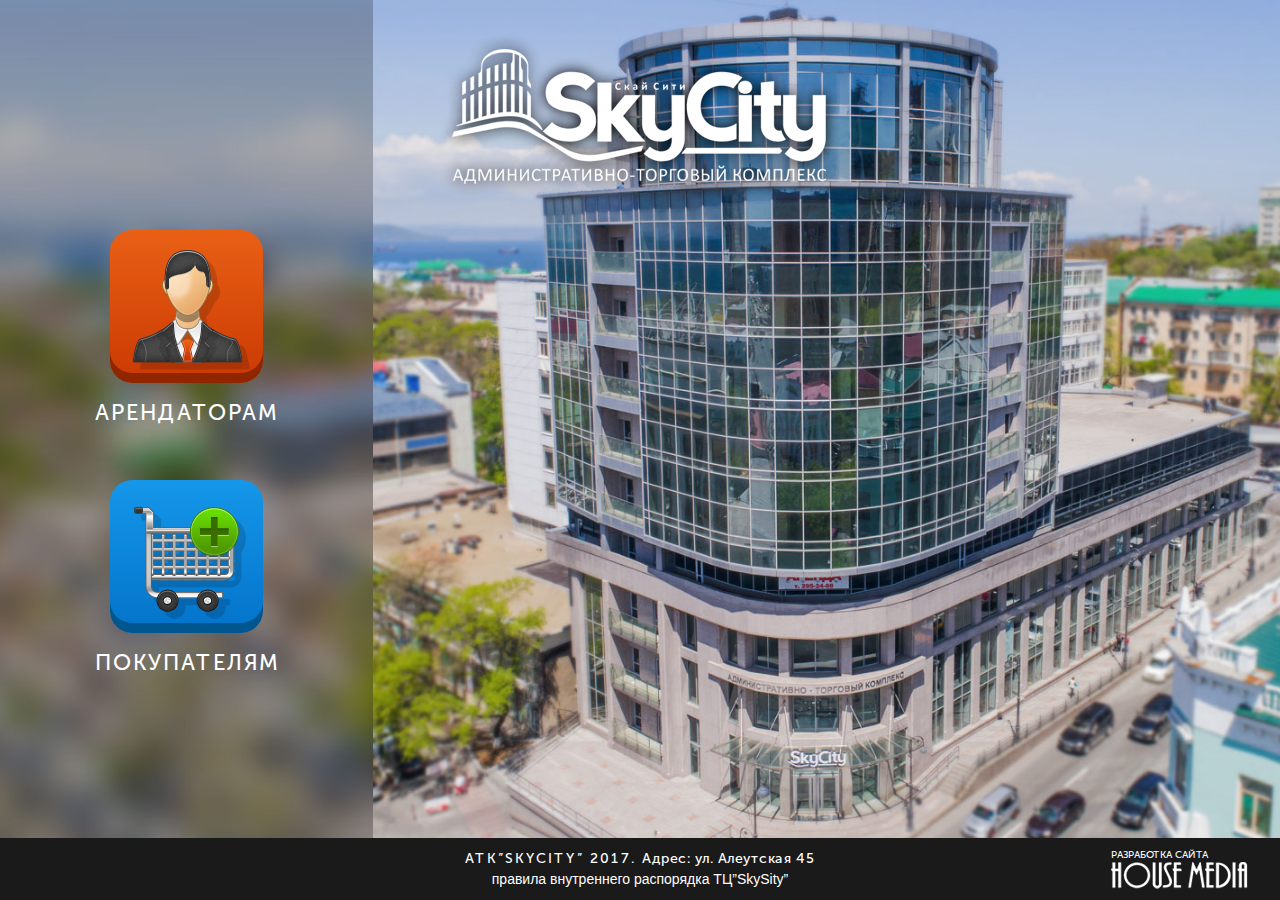
<file: index.html>
<!DOCTYPE html>
<html lang="ru">
<head>
	<meta charset="UTF-8">
	<title>SkyCity</title>
    
    <meta name="viewport" content="width=device-width, initial-scale=1.0" />
    
    <link rel="stylesheet" href="css/main.min.css">
</head>
<body class="home-body">
	<div class="home">
		<img src="img/Logo.png" alt="" class="home-logo">
		<div class="home-content">
			<div class="home-content__overlay"></div>
			<a href="#" class="home-btn">
				<i class="home-btn__icon home-btn__icon_orange"></i>
				<div class="home-btn__text">АРЕНДАТОРАМ</div>
			</a>
			<a href="#" class="home-btn">
				<i class="home-btn__icon home-btn__icon_blue"></i>
				<div class="home-btn__text">ПОКУПАТЕЛЯМ</div>
			</a>
<!--
			<button data-popup-btn="rules" class="home-rules-btn">
				правила внутреннего распорядка ТЦ”SkySity”
			</button>
-->
		</div>
	</div>
	<footer class="footer home-footer">
		<div class="footer__content">
			<div class="fooret__text">
				<span class="footer__copyright">АТК”SKYCITY” 2017. </span>
				<span class="footer__addr">Адрес: ул. Алеутская 45</span>
			</div>
			
			<button data-popup-btn="rules" class="footer__btn">
				правила внутреннего распорядка ТЦ”SkySity”
			</button>
		</div>
		<a href="#" class="dev">
			<div class="dev__text">Разработка сайта</div>
			<img src="img/dev-logo.png" alt="" class="dev__img">
		</a>
	</footer>
	<div class="popup" data-popup="rules">
		<div class="popup__container">
			<div class="popup__header">
				<button class="popup__btn-close">
					<svg xmlns="http://www.w3.org/2000/svg" width="18px" height="18px">
						<path fill-rule="evenodd" fill="#000000" d="M17.485,14.657 L14.657,17.485 L9.000,11.828 L3.343,17.485 L0.515,14.657 L6.172,9.000 L0.515,3.343 L3.343,0.515 L9.000,6.172 L14.657,0.515 L17.485,3.343 L11.828,9.000 L17.485,14.657 Z"/>
					</svg>
				</button>
			</div>
			<div class="popup__content rules">
				<h4>Правила внутреннего распорядка ТЦ SkyСity</h4>
<!-- 			Можно с форматированием: -->
				СОДЕРЖАНИЕ:
				<ol>
					<li>Администрация торгового центра SkyCity</li>
					<li>Режим работы и порядок доступа на территорию торгового комплекса</li>
					<li>Порядок ведения Арендаторами коммерческой деятельности на территории торгового комплекса:</li>
					<ol>
						<li>Общие правила</li>
						<li>Правила оформления витрин, дверей, окон и т.п.</li>
						<li>Порядок организации рекламно-информационной деятельности</li>
						<li>Порядок доставки товаров и организация погрузочно-разгрузочных работ</li>
					</ol>
					<li>Порядок эксплуатации инженерного и иного оборудования</li>
					<li>Порядок проведения Арендаторами работ по обустройству (оформлению) арендуемого нежилого помещения</li>
					<li>Правила уборки территории, вывоза мусора и поддержания чистоты</li>
					<li>Курение и прием пищи на территории торгового комплекса</li>
					<li>Правила по соблюдению интересов других арендаторов</li>
					<li>Действия персонала Арендатора по предупреждению чрезвычайных ситуаций</li>
					<li>Правила противопожарной безопасности</li>
					<li>Правила соблюдения общественной безопасности и режима сохранности товарно-материальных ценностей</li>
					<li>Правила выдачи и возврата пропусков</li>
					<li>Заключительные положения.</li>
				</ol>
				Приложения (высылаются по запросу):
				<ol>
					<li>Образец заявки на допуск работников Арендатора на территорию торгового центра в нерабочее время</li>
					<li>Образец заявки на ввоз (вывоз) товаров, материалов и др. имущества</li>
					<li>Образец заявки на проведение работ по обустройству арендуемых помещений</li>
				</ol>
				<ol>
					<li>Администрация торгового комплекса </li>
					<ol>
						<li>Координация текущей деятельности торгового центра(далее по тексту – ТЦ) осуществляется Администрацией ТЦ.</li>
						<ol>
							<li>В данном документе термины Администрация  и Администрация Торгового Центра Стороны понимают как службу управления, эксплуатации и обслуживания ООО «Купава». </li>
							<li>Термин Торговый Центр Стороны определили как нежилое помещение, расположенное по адресу: Приморский край, г. Владивосток, ул. Алеутская, 45.</li>
						</ol>
					</ol>
				</ol>
				<ol>
					<li>Администрация торгового центра SkyCity</li>
					<li>Режим работы и порядок доступа на территорию торгового комплекса</li>
					<li>Порядок ведения Арендаторами коммерческой деятельности на территории торгового комплекса:</li>
					<ol>
						<li>Общие правила</li>
						<li>Правила оформления витрин, дверей, окон и т.п.</li>
						<li>Порядок организации рекламно-информационной деятельности</li>
						<li>Порядок доставки товаров и организация погрузочно-разгрузочных работ</li>
					</ol>
					<li>Порядок эксплуатации инженерного и иного оборудования</li>
					<li>Порядок проведения Арендаторами работ по обустройству (оформлению) арендуемого нежилого помещения</li>
					<li>Правила уборки территории, вывоза мусора и поддержания чистоты</li>
					<li>Курение и прием пищи на территории торгового комплекса</li>
					<li>Правила по соблюдению интересов других арендаторов</li>
					<li>Действия персонала Арендатора по предупреждению чрезвычайных ситуаций</li>
					<li>Правила противопожарной безопасности</li>
					<li>Правила соблюдения общественной безопасности и режима сохранности товарно-материальных ценностей</li>
					<li>Правила выдачи и возврата пропусков</li>
					<li>Заключительные положения.</li>
				</ol>
				Приложения (высылаются по запросу):
				<ol>
					<li>Образец заявки на допуск работников Арендатора на территорию торгового центра в нерабочее время</li>
					<li>Образец заявки на ввоз (вывоз) товаров, материалов и др. имущества</li>
					<li>Образец заявки на проведение работ по обустройству арендуемых помещений</li>
				</ol>
				<ol>
					<li>Администрация торгового комплекса </li>
					<ol>
						<li>Координация текущей деятельности торгового центра(далее по тексту – ТЦ) осуществляется Администрацией ТЦ.</li>
						<ol>
							<li>В данном документе термины Администрация  и Администрация Торгового Центра Стороны понимают как службу управления, эксплуатации и обслуживания ООО «Купава». </li>
							<li>Термин Торговый Центр Стороны определили как нежилое помещение, расположенное по адресу: Приморский край, г. Владивосток, ул. Алеутская, 45.</li>
						</ol>
					</ol>
				</ol>

<!--			Можно сплошным текстом:-->
				<p>Lorem ipsum dolor sit amet, consectetur adipisicing elit. Expedita, temporibus!</p>
				<p>Lorem ipsum dolor sit amet, consectetur adipisicing elit. Expedita, temporibus!</p>
				<p>Lorem ipsum dolor sit amet, consectetur adipisicing elit. Expedita, temporibus!</p>
			</div>
		</div>
	</div>
<!--	<script src="https://ajax.googleapis.com/ajax/libs/jquery/3.2.1/jquery.min.js"></script>-->
	<script src="js/jquery-3.2.0.min.js"></script>
	<script>
		$(document).ready(function() {
			$(".popup").hide(), $("[data-popup-btn]").click(function() {
				$('[data-popup="' + $(this).attr("data-popup-btn") + '"]').fadeIn();
			}), $(".popup").click(function(p) {
				$(p.target).hasClass("popup") && $(this).fadeOut();
			}), $(".popup__btn-close").click(function() {
				$(this).parents(".popup").fadeOut();
			});
		});
	</script>
</body>
</html>
</file>
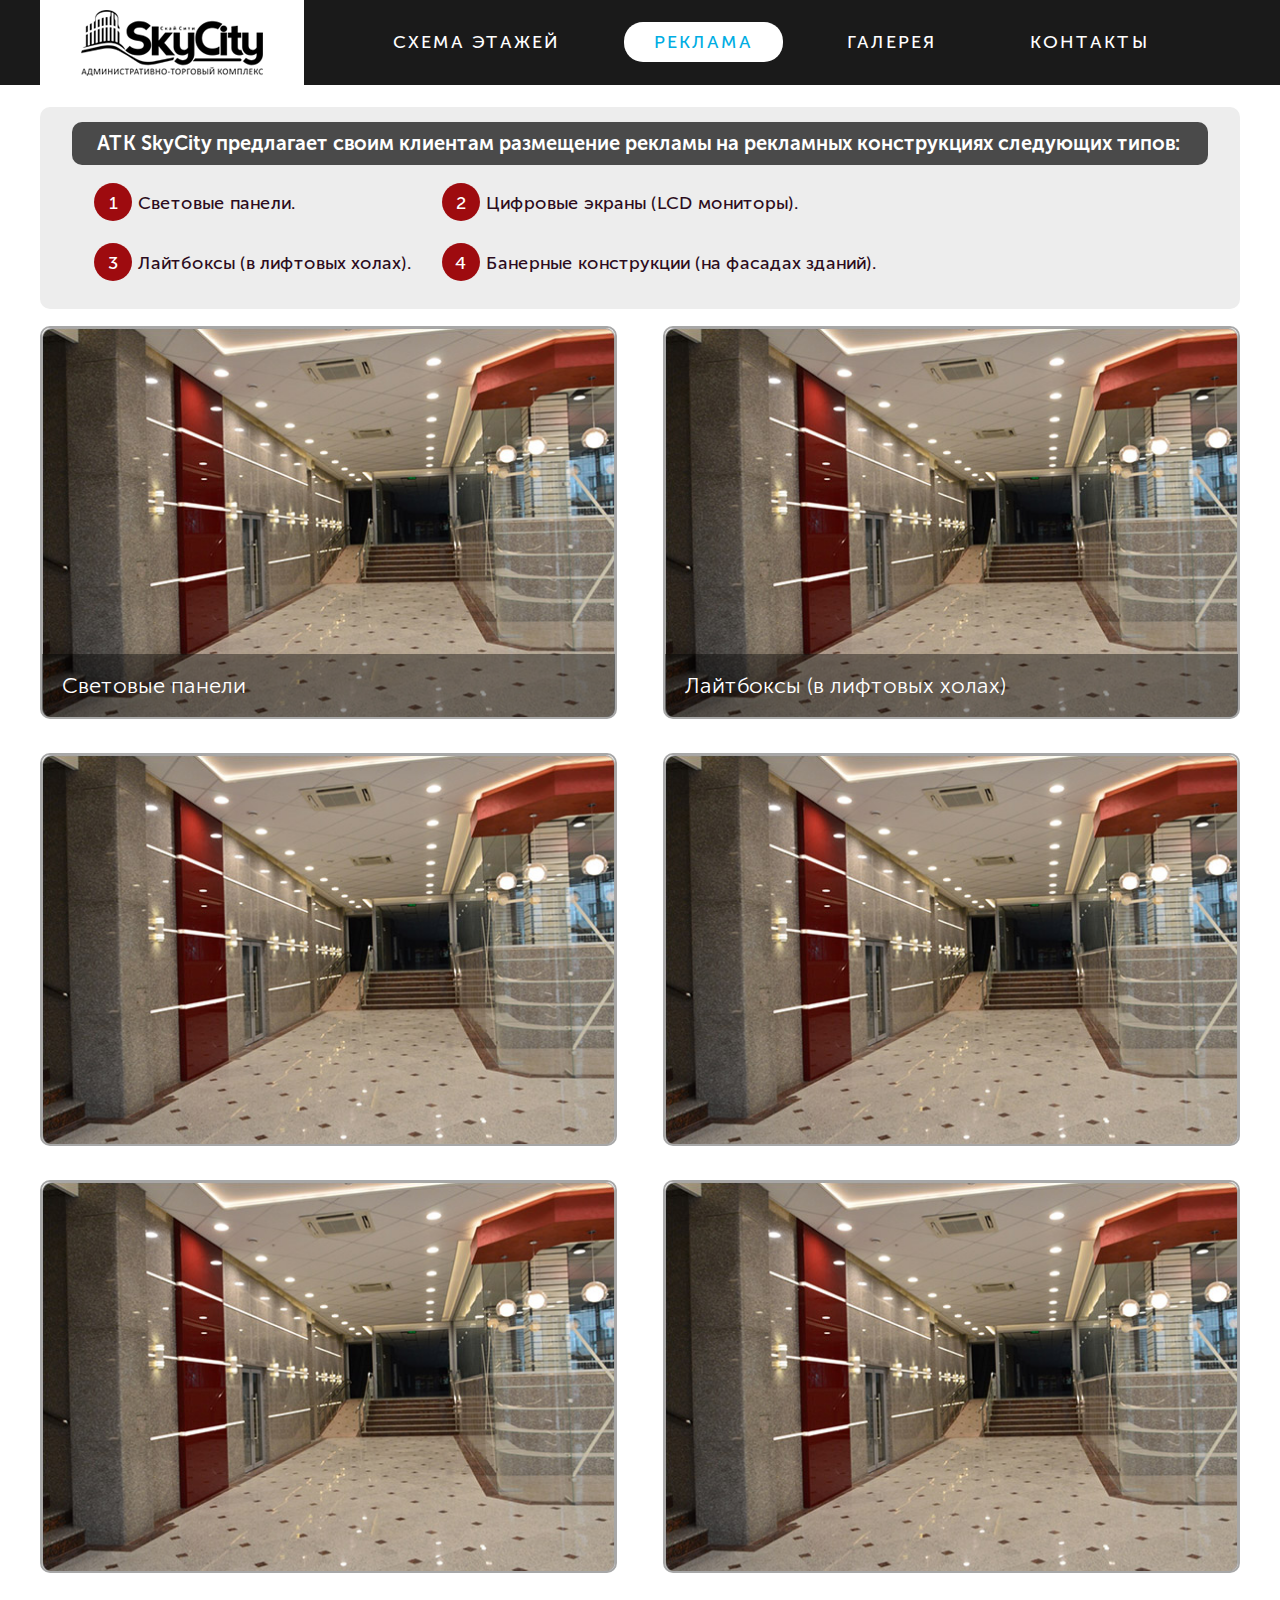
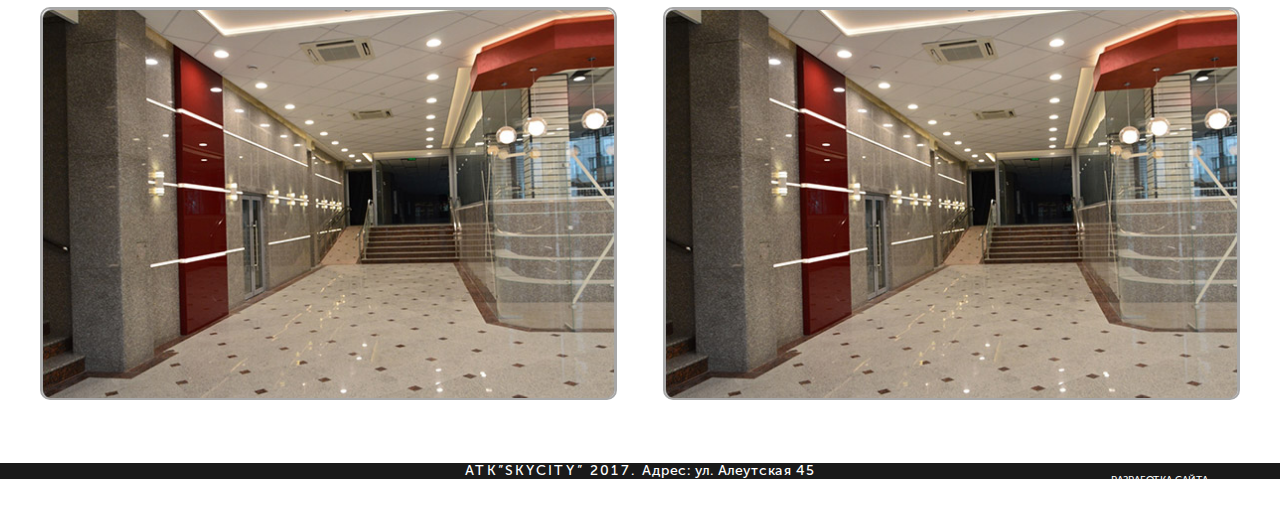
<file: adv.html>
<!DOCTYPE html>
<html lang="ru">
<head>
	<meta charset="UTF-8">
	<title>SkyCity | Реклама</title>
    <meta name="viewport" content="width=device-width, initial-scale=1.0" />
    <link rel="stylesheet" href="css/main.min.css">
</head>
<body>
	<header class="header">
		<div class="container header__container">
			<a href="#" class="header__logo">
				<img src="img/header-logo.png" alt="">
			</a>
			<ul class="header__nav">
				<li><a href="" class="header__item">СХЕМА ЭТАЖЕЙ</a></li>
				<li><a href="" class="header__item active">РЕклама</a></li>
				<li><a href="" class="header__item">Галерея</a></li>
				<li><a href="" class="header__item">Контакты</a></li>
			</ul>
		</div>
	</header>
	<div class="wrapper">
		<div class="container">
			<div class="adv">
				<h1 class="adv__title">АТК SkyCity предлагает своим клиентам размещение рекламы на рекламных конструкциях следующих типов:</h1>
				<ol class="adv-list">
					<div>
						<li class="adv-list__item">Световые панели.</li>
						<li class="adv-list__item">Цифровые экраны (LCD мониторы).</li>
					</div>
					<div>
						<li class="adv-list__item">Лайтбоксы (в лифтовых холах).</li>
						<li class="adv-list__item">Банерные конструкции (на фасадах зданий).</li>
					</div>
				</ol>
			</div>
			<div class="section-row">
				<div class="section-col">
					<a href="#" class="gallery-item" style="background-image: url(img/gallery-8.jpg)">
						<div class="gallery-item__text">Световые панели</div>
					</a>
				</div>
				<div class="section-col">
					<a href="#" class="gallery-item" style="background-image: url(img/gallery-8.jpg)">
						<div class="gallery-item__text">Лайтбоксы (в лифтовых холах)</div>
					</a>
				</div>
				<div class="section-col">
<!--				Не ссылка -->
					<div class="gallery-item" style="background-image: url(img/gallery-8.jpg)">
<!--					<div class="gallery-item__text">Текст</div>-->
					</div>
				</div>
				<div class="section-col">
					<a href="#" class="gallery-item" style="background-image: url(img/gallery-8.jpg)"></a>
				</div>
				<div class="section-col">
					<a href="#" class="gallery-item" style="background-image: url(img/gallery-8.jpg)"></a>
				</div>
				<div class="section-col">
					<a href="#" class="gallery-item" style="background-image: url(img/gallery-8.jpg)"></a>
				</div>
				<div class="section-col">
					<a href="#" class="gallery-item" style="background-image: url(img/gallery-8.jpg)"></a>
				</div>
				<div class="section-col">
					<a href="#" class="gallery-item" style="background-image: url(img/gallery-8.jpg)"></a>
				</div>
			</div>
		</div>
	</div>
	<footer class="footer">
		<span class="footer__copyright">АТК”SKYCITY” 2017. </span>
		<span class="footer__addr">Адрес: ул. Алеутская 45</span>
		<a href="#" class="dev">
			<div class="dev__text">Разработка сайта</div>
			<img src="img/dev-logo.png" alt="" class="dev__img">
		</a>
	</footer>
</body>
</html>
</file>
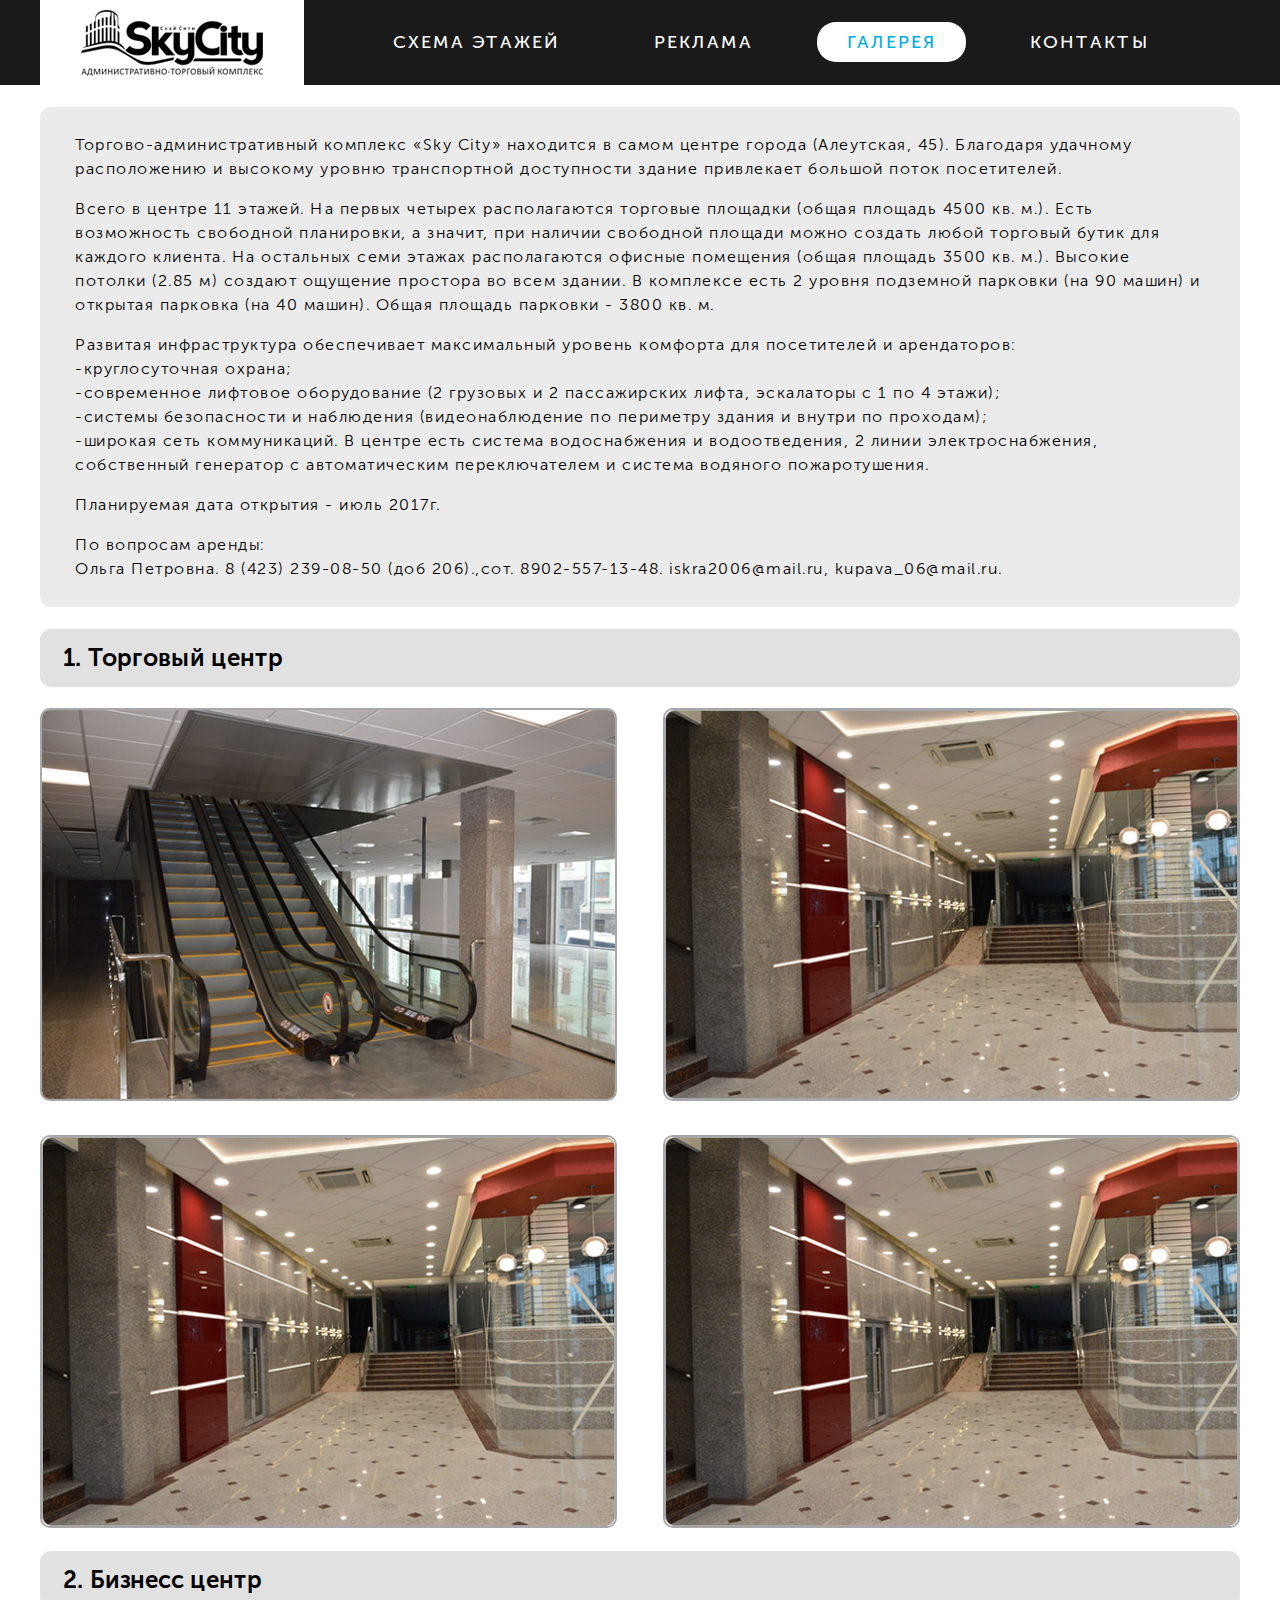
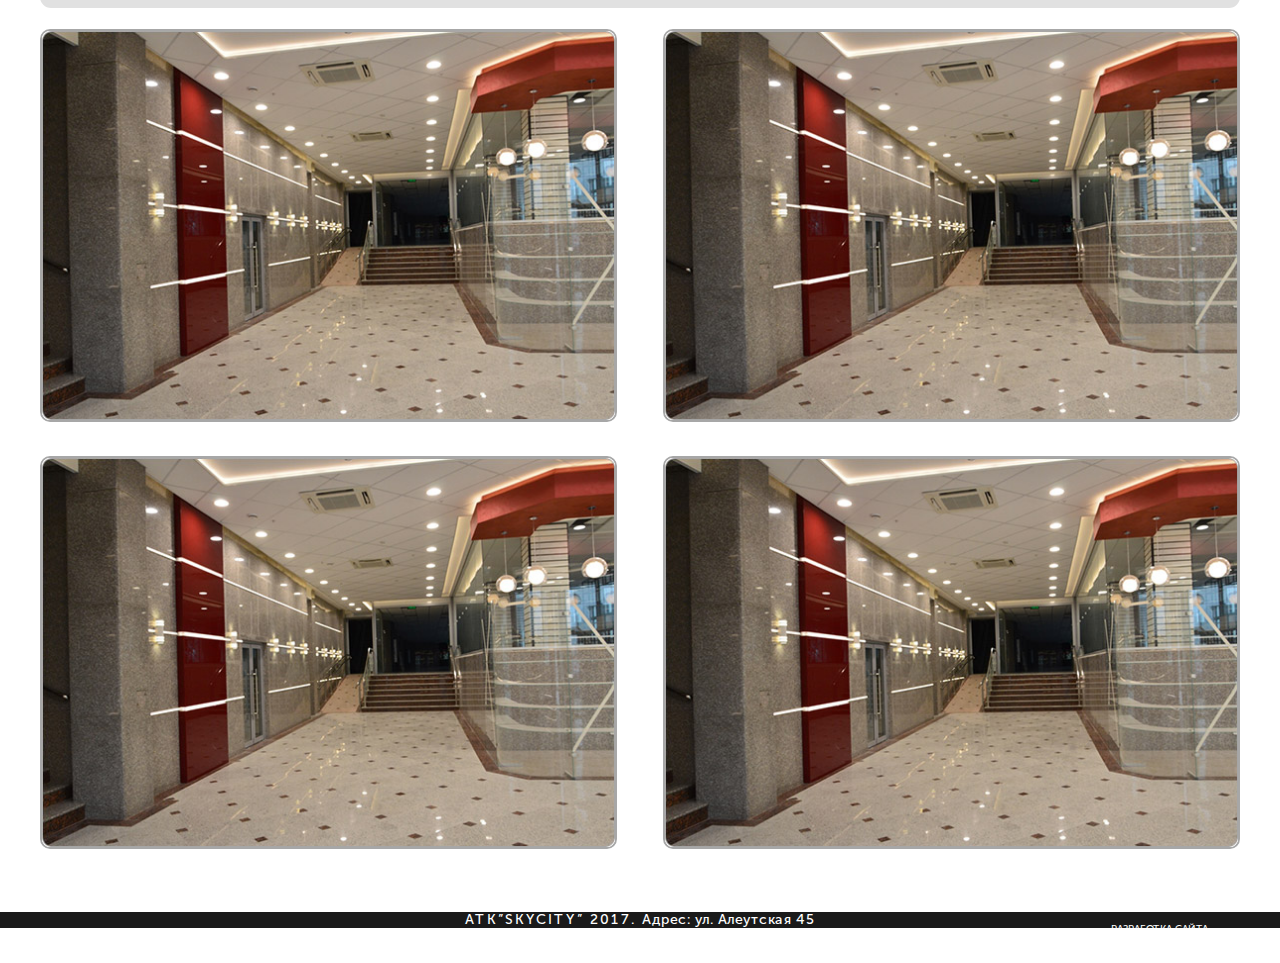
<file: gallery.html>
<!DOCTYPE html>
<html lang="ru">
<head>
	<meta charset="UTF-8">
	<title>SkyCity | Галерея</title>
    <meta name="viewport" content="width=device-width, initial-scale=1.0" />
    <link rel="stylesheet" href="css/main.min.css">
    <link rel="stylesheet" href="css/jquery.fancybox.min.css">
</head>
<body>
	<header class="header">
		<div class="container header__container">
			<a href="#" class="header__logo">
				<img src="img/header-logo.png" alt="">
			</a>
			<ul class="header__nav">
				<li><a href="" class="header__item ">СХЕМА ЭТАЖЕЙ</a></li>
				<li><a href="" class="header__item">РЕклама</a></li>
				<li><a href="" class="header__item active">Галерея</a></li>
				<li><a href="" class="header__item">Контакты</a></li>
			</ul>
		</div>
	</header>
	<div class="wrapper">
		<div class="container">
			<div class="gallery-info">
				<p>Торгово-административный комплекс «Sky City» находится в самом центре города (Алеутская, 45). Благодаря удачному расположению и высокому уровню транспортной доступности здание привлекает большой поток посетителей.</p>
				<p>Всего в центре 11 этажей. На первых четырех располагаются торговые площадки (общая площадь 4500 кв. м.). Есть возможность свободной планировки, а значит, при наличии свободной площади можно создать любой торговый бутик для каждого клиента. На остальных семи этажах располагаются офисные помещения (общая площадь 3500 кв. м.). Высокие потолки (2.85 м) создают ощущение простора во всем здании. В комплексе есть 2 уровня подземной парковки (на 90 машин) и открытая парковка (на 40 машин). Общая площадь парковки - 3800 кв. м.</p>
				<p>Развитая инфраструктура обеспечивает максимальный уровень комфорта для посетителей и арендаторов:<br>
				-круглосуточная охрана;<br>
				-современное лифтовое оборудование (2 грузовых и 2 пассажирских лифта, эскалаторы с 1 по 4 этажи);<br>
				-системы безопасности и наблюдения (видеонаблюдение по периметру здания и внутри по проходам);<br>
				-широкая сеть коммуникаций. В центре есть система водоснабжения и водоотведения, 2 линии электроснабжения, собственный генератор с автоматическим переключателем и система водяного пожаротушения.</p>
				<p>Планируемая дата открытия - июль 2017г.</p>
				<p>По вопросам аренды:<br>
				Ольга Петровна. 8 (423) 239-08-50 (доб 206).,сот. 8902-557-13-48. <a href="mailto:iskra2006@mail.ru">iskra2006@mail.ru</a>, <a href="mailto:kupava_06@mail.ru">kupava_06@mail.ru</a>. </p>
			</div>
			<h1 class="section-title">1. Торговый центр</h1>
			<div class="section-row">
				<div class="section-col">
				
<!--
					<a href="{ссылка на полное изображение}" data-fancybox="gallery" class="gallery-item">
						<img src="{ссылка на изображение 575x391}" alt="" class="gallery-item__img">
					</a>
-->
					<a href="img/gallery-1.jpg" data-fancybox="gallery" class="gallery-item">
						<img src="img/gallery-1.jpg" alt="" class="gallery-item__img">
					</a>
				</div>
				<div class="section-col">
					<a href="img/gallery-8.jpg" data-fancybox="gallery" class="gallery-item">
						<img src="img/gallery-8.jpg" alt="">
					</a>
				</div>
				<div class="section-col">
					<a href="img/gallery-8.jpg" data-fancybox="gallery" class="gallery-item">
						<img src="img/gallery-8.jpg" alt="">
					</a>
				</div>
				<div class="section-col">
					<a href="img/gallery-8.jpg" data-fancybox="gallery" class="gallery-item">
						<img src="img/gallery-8.jpg" alt="">
					</a>
				</div>
			</div>
			<h1 class="section-title">2. Бизнесс центр</h1>
			<div class="section-row">
				<div class="section-col">
					<a href="img/gallery-8.jpg" data-fancybox="gallery" class="gallery-item">
						<img src="img/gallery-8.jpg" alt="">
					</a>
				</div>
				<div class="section-col">
					<a href="img/gallery-8.jpg" data-fancybox="gallery" class="gallery-item">
						<img src="img/gallery-8.jpg" alt="">
					</a>
				</div>
				<div class="section-col">
					<a href="img/gallery-8.jpg" data-fancybox="gallery" class="gallery-item">
						<img src="img/gallery-8.jpg" alt="">
					</a>
				</div>
				<div class="section-col">
					<a href="img/gallery-8.jpg" data-fancybox="gallery" class="gallery-item">
						<img src="img/gallery-8.jpg" alt="">
					</a>
				</div>
			</div>
		</div>
	</div>
	<footer class="footer">
		<span class="footer__copyright">АТК”SKYCITY” 2017. </span>
		<span class="footer__addr">Адрес: ул. Алеутская 45</span>
		<a href="#" class="dev">
			<div class="dev__text">Разработка сайта</div>
			<img src="img/dev-logo.png" alt="" class="dev__img">
		</a>
	</footer>
<!--	<script src="https://ajax.googleapis.com/ajax/libs/jquery/3.2.1/jquery.min.js"></script>-->
	<script src="js/jquery-3.2.0.min.js"></script>
	<script src="js/jquery.fancybox.min.js"></script>
</body>
</html>
</file>
<file: css/main.min.css>
/*! by canonical.site | 2017 */
/*! normalize.css v5.0.0 | MIT License | github.com/necolas/normalize.css */html{font-family:sans-serif;line-height:1.15;-ms-text-size-adjust:100%;-webkit-text-size-adjust:100%}body{margin:0}article,aside,footer,header,nav,section{display:block}h1{font-size:2em;margin:0.67em 0}figcaption,figure,main{display:block}figure{margin:1em 40px}hr{-webkit-box-sizing:content-box;box-sizing:content-box;height:0;overflow:visible}pre{font-family:monospace, monospace;font-size:1em}a{background-color:transparent;-webkit-text-decoration-skip:objects}a:active,a:hover{outline-width:0}abbr[title]{border-bottom:none;text-decoration:underline;text-decoration:underline dotted}b,strong{font-weight:inherit}b,strong{font-weight:bolder}code,kbd,samp{font-family:monospace, monospace;font-size:1em}dfn{font-style:italic}mark{background-color:#ff0;color:#000}small{font-size:80%}sub,sup{font-size:75%;line-height:0;position:relative;vertical-align:baseline}sub{bottom:-0.25em}sup{top:-0.5em}audio,video{display:inline-block}audio:not([controls]){display:none;height:0}img{border-style:none}svg:not(:root){overflow:hidden}button,input,optgroup,select,textarea{font-family:sans-serif;font-size:100%;line-height:1.15;margin:0}button,input{overflow:visible}button,select{text-transform:none}[type=reset],[type=submit],button,html [type=button]{-webkit-appearance:button}[type=button]::-moz-focus-inner,[type=reset]::-moz-focus-inner,[type=submit]::-moz-focus-inner,button::-moz-focus-inner{border-style:none;padding:0}[type=button]:-moz-focusring,[type=reset]:-moz-focusring,[type=submit]:-moz-focusring,button:-moz-focusring{outline:1px dotted ButtonText}fieldset{border:1px solid #c0c0c0;margin:0 2px;padding:0.35em 0.625em 0.75em}legend{-webkit-box-sizing:border-box;box-sizing:border-box;color:inherit;display:table;max-width:100%;padding:0;white-space:normal}progress{display:inline-block;vertical-align:baseline}textarea{overflow:auto}[type=checkbox],[type=radio]{-webkit-box-sizing:border-box;box-sizing:border-box;padding:0}[type=number]::-webkit-inner-spin-button,[type=number]::-webkit-outer-spin-button{height:auto}[type=search]{-webkit-appearance:textfield;outline-offset:-2px}[type=search]::-webkit-search-cancel-button,[type=search]::-webkit-search-decoration{-webkit-appearance:none}::-webkit-file-upload-button{-webkit-appearance:button;font:inherit}details,menu{display:block}summary{display:list-item}canvas{display:inline-block}template{display:none}[hidden]{display:none}.owl-carousel{display:none;width:100%;-webkit-tap-highlight-color:transparent;position:relative}.owl-carousel .owl-stage{position:relative;-ms-touch-action:pan-Y;-moz-backface-visibility:hidden;display:-webkit-box;display:-webkit-flex;display:-ms-flexbox;display:flex;-webkit-box-align:stretch;-webkit-align-items:stretch;-ms-flex-align:stretch;align-items:stretch}.owl-carousel .owl-stage-outer{position:relative;overflow:hidden;-webkit-transform:translate3d(0px, 0px, 0px)}.owl-carousel .owl-item,.owl-carousel .owl-wrapper{-webkit-backface-visibility:hidden;-moz-backface-visibility:hidden;-ms-backface-visibility:hidden;-webkit-transform:translate3d(0, 0, 0);-moz-transform:translate3d(0, 0, 0);-ms-transform:translate3d(0, 0, 0)}.owl-carousel .owl-item{position:relative;min-height:1px;-webkit-backface-visibility:hidden;-webkit-tap-highlight-color:transparent;-webkit-touch-callout:none}.owl-carousel .owl-dots.disabled,.owl-carousel .owl-nav.disabled{display:none}.owl-carousel .owl-dot,.owl-carousel .owl-nav .owl-next,.owl-carousel .owl-nav .owl-prev{cursor:pointer;cursor:hand;-webkit-user-select:none;-moz-user-select:none;-ms-user-select:none;user-select:none}.owl-carousel.owl-loaded{display:block}.owl-carousel.owl-loading{opacity:0;display:block}.owl-carousel.owl-hidden{opacity:0}.owl-carousel.owl-refresh .owl-item{visibility:hidden}.owl-carousel.owl-drag .owl-item{-webkit-user-select:none;-moz-user-select:none;-ms-user-select:none;user-select:none}.owl-carousel.owl-grab{cursor:move;cursor:-webkit-grab;cursor:grab}.no-js .owl-carousel{display:block}.owl-carousel .animated{-webkit-animation-duration:1000ms;animation-duration:1000ms;-webkit-animation-fill-mode:both;animation-fill-mode:both}.owl-carousel .owl-animated-in{z-index:0}.owl-carousel .owl-animated-out{z-index:1}.owl-carousel .fadeOut{-webkit-animation-name:fadeOut;animation-name:fadeOut}.owl-height{-webkit-transition:height 500ms ease-in-out;-o-transition:height 500ms ease-in-out;transition:height 500ms ease-in-out}.owl-carousel .owl-item .owl-lazy{opacity:0;-webkit-transition:opacity 400ms ease;-o-transition:opacity 400ms ease;transition:opacity 400ms ease}.owl-carousel .owl-item img.owl-lazy{-webkit-transform-style:preserve-3d;transform-style:preserve-3d}.owl-theme .owl-nav .disabled{opacity:0.5;cursor:default}.owl-theme .owl-nav.disabled+.owl-dots{margin-top:10px}.owl-theme .owl-nav{text-align:center;position:absolute;left:20px;right:20px;top:50%;height:0;margin-top:-31.5px;-webkit-tap-highlight-color:transparent}.owl-theme .owl-nav .owl-next{float:right}.owl-theme .owl-nav .owl-prev{float:left}.owl-theme .owl-dots{text-align:center;-webkit-tap-highlight-color:transparent;-webkit-transform:translate3d(0, 0, 0);transform:translate3d(0, 0, 0);position:absolute;left:0;right:0;margin:auto;bottom:20px}.owl-theme .owl-dots .owl-dot{display:inline-block;zoom:1;*display:inline}.owl-theme .owl-dots .owl-dot span{width:15px;height:15px;margin:5px;background:white;border:3px solid white;opacity:.7;display:block;-webkit-backface-visibility:visible;border-radius:50%}.owl-theme .owl-dots .owl-dot.active span,.owl-theme .owl-dots .owl-dot:hover span{opacity:1;background:black}.jq-dropdown{position:absolute;z-index:1039;display:none}.jq-dropdown .jq-dropdown-menu,.jq-dropdown .jq-dropdown-panel{min-width:200px;max-width:360px;list-style:none;background:white;border:solid 1px #ddd;-webkit-box-shadow:0 5px 10px rgba(0, 0, 0, 0.2);box-shadow:0 5px 10px rgba(0, 0, 0, 0.2);overflow:visible;padding:4px 0;margin:5px 0 0 -15px}.jq-dropdown .jq-dropdown-panel{padding:10px}.jq-dropdown.jq-dropdown-tip{margin-top:8px}.jq-dropdown.jq-dropdown-tip:before{position:absolute;top:-6px;left:9px;content:'';border-left:7px solid transparent;border-right:7px solid transparent;border-bottom:7px solid #ddd;display:inline-block}.jq-dropdown.jq-dropdown-tip:after{position:absolute;top:-5px;left:10px;content:'';border-left:6px solid transparent;border-right:6px solid transparent;border-bottom:6px solid white;display:inline-block}.jq-dropdown.jq-dropdown-tip.jq-dropdown-anchor-right:before{left:auto;right:9px}.jq-dropdown.jq-dropdown-tip.jq-dropdown-anchor-right:after{left:auto;right:10px}.jq-dropdown.jq-dropdown-scroll .jq-dropdown-menu,.jq-dropdown.jq-dropdown-scroll .jq-dropdown-panel{max-height:180px;overflow:auto}.jq-dropdown .jq-dropdown-menu li{list-style:none;padding:0 0;text-indent:0;margin:0;line-height:18px}.jq-dropdown .jq-dropdown-menu label,.jq-dropdown .jq-dropdown-menu li>a{display:block;color:inherit;text-decoration:none;line-height:18px;padding:10px 15px 7px;margin:5px 0;white-space:nowrap}.jq-dropdown .jq-dropdown-menu label:hover,.jq-dropdown .jq-dropdown-menu li>a:hover{background-color:#f2f2f2;color:inherit;cursor:pointer}.jq-dropdown .jq-dropdown-menu .jq-dropdown-divider{font-size:1px;border-top:solid 1px #e5e5e5;padding:0;margin:5px 0}@font-face{font-family:'Museo Sans Cyrl';src:url('../fonts/MuseoSansCyrl-300.eot');src:url('../fonts/MuseoSansCyrl-300.eot?#iefix') format('embedded-opentype'), url('../fonts/MuseoSansCyrl-300.woff') format('woff'), url('../fonts/MuseoSansCyrl-300.ttf') format('truetype'), url('../fonts/MuseoSansCyrl-300.svg#MuseoSansCyrl-300') format('svg');font-weight:300;font-style:normal}@font-face{font-family:'Museo Sans Cyrl';src:url('../fonts/MuseoSansCyrl-700.eot');src:url('../fonts/MuseoSansCyrl-700.eot?#iefix') format('embedded-opentype'), url('../fonts/MuseoSansCyrl-700.woff') format('woff'), url('../fonts/MuseoSansCyrl-700.ttf') format('truetype'), url('../fonts/MuseoSansCyrl-700.svg#MuseoSansCyrl-700') format('svg');font-weight:700;font-style:normal}@font-face{font-family:'Museo Sans Cyrl';src:url('../fonts/MuseoSansCyrl-500.eot');src:url('../fonts/MuseoSansCyrl-500.eot?#iefix') format('embedded-opentype'), url('../fonts/MuseoSansCyrl-500.woff') format('woff'), url('../fonts/MuseoSansCyrl-500.ttf') format('truetype'), url('../fonts/MuseoSansCyrl-500.svg#MuseoSansCyrl-500') format('svg');font-weight:500;font-style:normal}@font-face{font-family:'Museo Sans Cyrl';src:url('../fonts/MuseoSansCyrl-900.eot');src:url('../fonts/MuseoSansCyrl-900.eot?#iefix') format('embedded-opentype'), url('../fonts/MuseoSansCyrl-900.woff') format('woff'), url('../fonts/MuseoSansCyrl-900.ttf') format('truetype'), url('../fonts/MuseoSansCyrl-900.svg#MuseoSansCyrl-500') format('svg');font-weight:900;font-style:normal}@font-face{font-family:'Helios';src:url('../fonts/HeliosBold.eot');src:url('../fonts/HeliosBold.eot?#iefix') format('embedded-opentype'), url('../fonts/HeliosBold.woff') format('woff'), url('../fonts/HeliosBold.ttf') format('truetype'), url('../fonts/HeliosBold.svg#HeliosBold') format('svg');font-weight:bold;font-style:normal}html{-webkit-box-sizing:border-box;box-sizing:border-box}*,:after,:before{-webkit-box-sizing:inherit;box-sizing:inherit}.container{width:1220px;position:relative;margin-left:auto;margin-right:auto;padding-right:10px;padding-left:10px}.section-row{display:-webkit-box;display:-webkit-flex;display:-ms-flexbox;display:flex;-webkit-flex-wrap:wrap;-ms-flex-wrap:wrap;flex-wrap:wrap;margin-left:-23px;margin-right:-23px}.section-col{max-width:50%;-webkit-box-flex:0;-webkit-flex:0 0 50%;-ms-flex:0 0 50%;flex:0 0 50%;padding:0 23px}html{height:100%}body{font-family:"Museo Sans Cyrl", sans-serif;font-size:14px;min-width:1200px;min-height:600px;display:-webkit-box;display:-webkit-flex;display:-ms-flexbox;display:flex;-webkit-box-orient:vertical;-webkit-box-direction:normal;-webkit-flex-direction:column;-ms-flex-direction:column;flex-direction:column;height:100%;position:relative;font-weight:500}body.home-body{min-width:320px}.wrapper{width:100%;-webkit-box-flex:1;-webkit-flex:1 0 auto;-ms-flex:1 0 auto;flex:1 0 auto;max-width:1920px;margin:auto;left:0;right:0;position:relative;padding-bottom:46px}.header{background:#1a1a1a;height:85px}.header__container{display:-webkit-box;display:-webkit-flex;display:-ms-flexbox;display:flex}.header__logo{background:white;text-decoration:none;height:85px;width:264px;display:-webkit-box;display:-webkit-flex;display:-ms-flexbox;display:flex;-webkit-box-align:center;-webkit-align-items:center;-ms-flex-align:center;align-items:center;-webkit-box-pack:center;-webkit-justify-content:center;-ms-flex-pack:center;justify-content:center}.header__nav{-webkit-box-align:center;-webkit-align-items:center;-ms-flex-align:center;align-items:center;padding:0;margin:0 0 0 42px;list-style:none;display:-webkit-box;display:-webkit-flex;display:-ms-flexbox;display:flex;font-size:18px;text-transform:uppercase}.header__item{margin:0 17px;padding:9px 30px;letter-spacing:2px;border-radius:19px;text-decoration:none;color:white}.header__item.active,.header__item:hover{background:white;color:#00ade3}.footer{background:#1a1a1a;position:relative;text-align:center;color:white;font-weight:500;font-size:14px}.footer__copyright{text-transform:uppercase;letter-spacing:2px}.footer__addr{letter-spacing:0.5px}.footer__content{line-height:1.5;padding:10px 20px}.footer__btn{color:white;cursor:pointer;background:none;border-radius:0;padding:0;border:0;line-height:1.5}.footer__btn:hover{text-decoration:underline}.dev{position:absolute;top:0;right:0;font-weight:500;text-decoration:none;color:white;margin-top:10px;margin-right:32px}.dev__text{line-height:14px;font-size:10px;text-align:left;text-transform:uppercase}.dev__img{display:block}.popup{position:fixed;z-index:100;left:0;top:0;width:100%;height:100%}.popup__container{max-width:1048px;background:white;left:0;right:0;margin:100px auto}.popup__content{padding:10px 50px;height:693px;max-height:calc(100vh - 239px);overflow:scroll}.popup__header{height:39px}.popup__btn-close{display:block;float:right;width:39px;height:39px;background:#a4a4a4;border:0;cursor:pointer;padding:4px 0 0}.rules{font-size:14px;line-height:22px;font-weight:300}.rules ol{list-style:none;counter-reset:li}.rules li:before{counter-increment:li;content:counters(li, ".") ". "}.rules h4{font-size:16px;font-weight:500}.rules p{margin:0}.home{background:url('../img/home-background.jpg') no-repeat center;background-size:cover;width:100%;height:100%;position:absolute;top:0;left:0}@media (max-width:767px){.home{position:relative}}.home-footer{position:absolute;left:0;bottom:0;width:100%}@media (max-width:767px){.home-footer{height:auto;position:relative;padding:0 20px}.home-footer .dev{position:relative;margin:0;padding:10px 0;border-top:1px solid white;display:block;text-align:center}.home-footer .dev__text{text-align:center}.home-footer .dev__img{left:0;right:0;margin:4px auto 0;width:110px}}.home-logo{position:absolute;left:0;right:0;margin:auto;top:35px}@media (max-width:767px){.home-logo{width:300px;z-index:2}}.home-content{width:29.16666667%;position:absolute;top:0;left:0;height:100%;overflow:hidden;text-align:center;z-index:0;padding:50px 20px}@media (min-height:750px){.home-content{padding-top:100px}}@media (min-height:900px){.home-content{padding-top:230px}}@media (max-width:767px){.home-content{padding-top:230px;position:relative}}.home-content__overlay{position:absolute;top:0;left:0;width:100vw;height:100%;background:url('../img/home-background-blur.jpg') no-repeat center;background-size:cover;z-index:-1}@media (max-width:767px){.home-content{width:100%}.home-content__overlay{background:rgba(0, 0, 0, 0.2)}}.home-rules-btn{font-family:'Helios', sans-serif;font-weight:bold;line-height:20px;text-transform:uppercase;color:white;display:block;position:absolute;left:0;right:0;bottom:96px;width:376px;height:81px;padding:0;margin:auto;border:4px solid rgba(0, 0, 0, 0.3);border-radius:6px;background:rgba(0, 0, 0, 0.1);-webkit-box-shadow:inset 0px 0px 28px 0px rgba(0, 0, 0, 0.2);box-shadow:inset 0px 0px 28px 0px rgba(0, 0, 0, 0.2);cursor:pointer}.home-btn{display:block;text-align:center;color:white;text-transform:uppercase;text-decoration:none;margin-bottom:25px}@media (min-height:750px){.home-btn{margin-bottom:55px}}.home-btn__text{font-size:22px;font-weight:500;letter-spacing:2px;margin-top:17px}.home-btn__icon{display:block;left:0;right:0;margin:auto;border-radius:22px;width:120px;height:120px}.home-btn__icon_orange{background:url(../img/home-btn-1.png) no-repeat 22px 20px, -webkit-gradient(linear, left bottom, left top, from(#ca3903), to(#e96015));background:url(../img/home-btn-1.png) no-repeat 22px 20px, -webkit-linear-gradient(bottom, #ca3903 0%, #e96015 100%);background:url(../img/home-btn-1.png) no-repeat 22px 20px, -o-linear-gradient(bottom, #ca3903 0%, #e96015 100%);background:url(../img/home-btn-1.png) no-repeat 22px 20px, linear-gradient(to top, #ca3903 0%, #e96015 100%);background-size:70%, 100%;-webkit-box-shadow:inset 0px -10px 0px 0px #8f2600;box-shadow:inset 0px -10px 0px 0px #8f2600}.home-btn__icon_blue{background:url(../img/home-btn-2.png) no-repeat 24px 27px, -webkit-gradient(linear, left bottom, left top, from(#0373ca), to(#1597e9));background:url(../img/home-btn-2.png) no-repeat 24px 27px, -webkit-linear-gradient(bottom, #0373ca 0%, #1597e9 100%);background:url(../img/home-btn-2.png) no-repeat 24px 27px, -o-linear-gradient(bottom, #0373ca 0%, #1597e9 100%);background:url(../img/home-btn-2.png) no-repeat 24px 27px, linear-gradient(to top, #0373ca 0%, #1597e9 100%);background-size:67%, 100%;-webkit-box-shadow:inset 0px -10px 0px 0px #00578f;box-shadow:inset 0px -10px 0px 0px #00578f}@media (min-height:750px){.home-btn__icon{width:153px;height:153px}.home-btn__icon_blue,.home-btn__icon_orange{background-size:auto}}.gallery-info{background:#ebebeb;border-radius:11px;padding:10px 35px;margin:22px 0;letter-spacing:1.5px;font-weight:300;font-size:16px;line-height:24px}.gallery-info a{color:inherit;text-decoration:none}.section-title{margin:6px 0 4px;font-weight:700;font-size:24px;padding:15px 23px;background:#e1e1e1;border-radius:11px}.gallery-item{border:2px solid #a7a7a7;border-radius:10px;display:block;overflow:hidden;margin:17px 0;height:393px;position:relative;color:white;text-decoration:none;background-size:cover}.gallery-item>img{display:block;width:100%;height:100%}.gallery-item__text{position:absolute;bottom:0;left:0;width:100%;background:rgba(0, 0, 0, 0.4);line-height:63px;padding:0 20px;font-size:22px;font-weight:300}.adv{background:#ededed;padding:15px 32px 6px;margin-top:22px;border-radius:10px}.adv__title{font-size:20px;color:white;font-weight:700;padding:10px 25px;margin-top:0;margin-bottom:18px;background:#4a4a4a;border-radius:10px}.adv-list{padding:0 22px;margin:0;list-style:none;counter-reset:li}.adv-list__item{font-size:18px;font-weight:500;color:#2c0c20;margin-bottom:22px;display:inline-block;min-width:344px}.adv-list__item:before{counter-increment:li;content:counters(li, ".");border-radius:50%;width:38px;height:38px;background:#9e0b0f;display:inline-block;color:white;text-align:center;padding:10px;margin-right:6px}.scheme{display:-webkit-box;display:-webkit-flex;display:-ms-flexbox;display:flex}.scheme__floors{display:-webkit-box;display:-webkit-flex;display:-ms-flexbox;display:flex;-webkit-flex-wrap:wrap;-ms-flex-wrap:wrap;flex-wrap:wrap;-webkit-box-orient:vertical;-webkit-box-direction:reverse;-webkit-flex-direction:column-reverse;-ms-flex-direction:column-reverse;flex-direction:column-reverse;list-style:none;max-height:740px;width:193px;padding:0}.scheme__plan{-webkit-box-flex:1;-webkit-flex-grow:1;-ms-flex-positive:1;flex-grow:1;display:-webkit-box;display:-webkit-flex;display:-ms-flexbox;display:flex;-webkit-box-align:center;-webkit-align-items:center;-ms-flex-align:center;align-items:center;-webkit-box-pack:center;-webkit-justify-content:center;-ms-flex-pack:center;justify-content:center}.floor{width:88px;height:88px;margin:0 17px 17px 0;background:gray;display:inline-block;border-radius:12px;color:#3a3a3a;text-decoration:none;text-align:center;background-image:-webkit-gradient(linear, left bottom, left top, from(#c4c4c4), to(#dedede));background-image:-webkit-linear-gradient(bottom, #c4c4c4 0%, #dedede 100%);background-image:-o-linear-gradient(bottom, #c4c4c4 0%, #dedede 100%);background-image:linear-gradient(to top, #c4c4c4 0%, #dedede 100%);-webkit-box-shadow:inset 0px -6px 0px 0px #8f8f8f;box-shadow:inset 0px -6px 0px 0px #8f8f8f}.floor_blue{background-image:-webkit-gradient(linear, left bottom, left top, from(#47637e), to(#547eb2));background-image:-webkit-linear-gradient(bottom, #47637e 0%, #547eb2 100%);background-image:-o-linear-gradient(bottom, #47637e 0%, #547eb2 100%);background-image:linear-gradient(to top, #47637e 0%, #547eb2 100%);-webkit-box-shadow:inset 0px -6px 0px 0px #374a60;box-shadow:inset 0px -6px 0px 0px #374a60;color:white}.floor_green{background-image:-webkit-gradient(linear, left bottom, left top, from(#219d4f), to(#34c366));background-image:-webkit-linear-gradient(bottom, #219d4f 0%, #34c366 100%);background-image:-o-linear-gradient(bottom, #219d4f 0%, #34c366 100%);background-image:linear-gradient(to top, #219d4f 0%, #34c366 100%);-webkit-box-shadow:inset 0px -6px 0px 0px #16682b;box-shadow:inset 0px -6px 0px 0px #16682b;color:white}.floor_orange{background-image:-webkit-gradient(linear, left bottom, left top, from(#de9e24), to(#dec124));background-image:-webkit-linear-gradient(bottom, #de9e24 0%, #dec124 100%);background-image:-o-linear-gradient(bottom, #de9e24 0%, #dec124 100%);background-image:linear-gradient(to top, #de9e24 0%, #dec124 100%);-webkit-box-shadow:inset 0px -6px 0px 0px #9c891f;box-shadow:inset 0px -6px 0px 0px #9c891f;color:white}.floor_delimiter{visibility:hidden}.floor:hover{-webkit-box-shadow:inset 0px -3px 0px 0px white;box-shadow:inset 0px -3px 0px 0px white;-webkit-transform:translateY(3px);-ms-transform:translateY(3px);transform:translateY(3px)}.floor__num{font-size:35px;text-transform:uppercase;font-weight:900;margin-top:12px}.floor__num_min{font-size:28px;margin-top:15px}.floor__name{font-size:16px;letter-spacing:1.6px;margin-top:2px}
</file>
